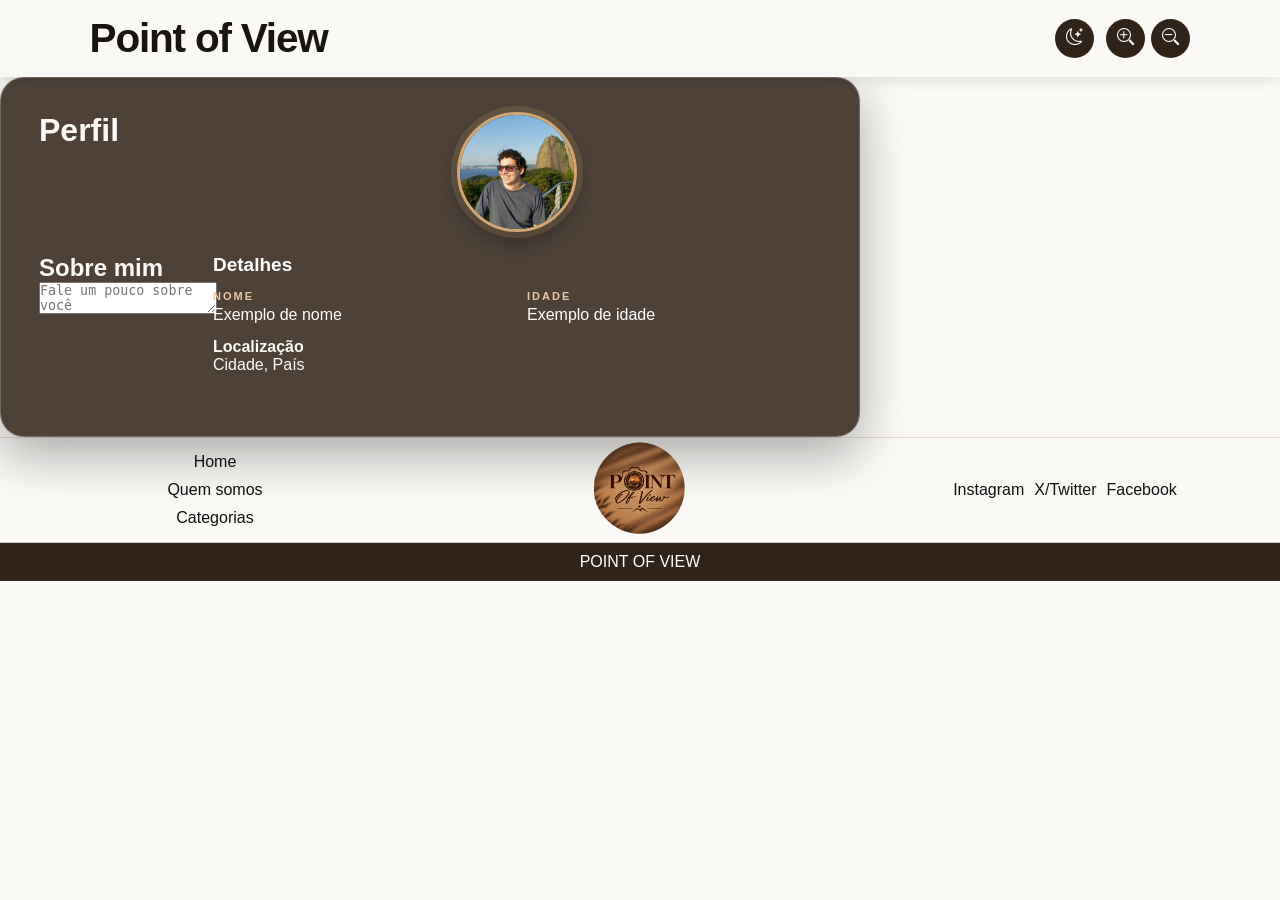
<file: Projeto back-end (PoV)/Perfil.html>
<!DOCTYPE html>
<html lang="pt-br">
<head>
    <meta charset="utf-8">
    <meta name="viewport" content="width=device-width, initial-scale=1.0">

    <title>Perfil</title>

    <link rel="stylesheet" href="CSS/Perfil.css">
    <link rel="stylesheet"
          href="https://cdn.jsdelivr.net/npm/bootstrap-icons@1.11.3/font/bootstrap-icons.css">
</head>

<body>
    <header>
        <div class="header_topo">
            <div class="logo">
                <h2 id="img_logo"
                    onclick="window.location.href='Index.html'">
                    Point of View
                </h2>
            </div>

            <div class="font-darkmode-controls">
                <button
                    type="button"
                    id="toggle-dark"
                    class="toggle-dark"
                    title="Ativar modo escuro"
                    aria-label="Alternar modo escuro"
                    aria-pressed="false">

                    <i class="bi bi-brightness-high-fill sun"></i>
                    <i class="bi bi-moon-stars moon"></i>
                </button>

                <div class="font-controls">
                    <button
                        type="button"
                        id="font-inc"
                        title="Aumentar fonte"
                        aria-label="Aumentar tamanho da fonte">
                        <i class="bi bi-zoom-in"></i>
                    </button>

                    <button
                        type="button"
                        id="font-dec"
                        title="Diminuir fonte"
                        aria-label="Diminuir tamanho da fonte">
                        <i class="bi bi-zoom-out"></i>
                    </button>
                </div>
            </div>
        </div>
    </header>

    <main class="perfil">
        <h1>Perfil</h1>

        <img
            src="img/Foto de perfil provisória.jpg"
            alt="Foto de perfil"
            class="foto-perfil">

        <section class="sobre">
            <h2>Sobre mim</h2>

            <textarea type="text" id="sobremim" placeholder="Fale um pouco sobre você"></textarea>
        </section>

        <section class="detalhes">
            <h2>Detalhes</h2>

            <div class="nome">
                <strong>Nome</strong>
                <p>Exemplo de nome</p>
            </div>

            <div class="idade">
                <strong>Idade</strong>
                <p>Exemplo de idade</p>
            </div>

            <div class="localizacao">
                <strong>Localização</strong>
                <p>Cidade, País</p>
            </div>
        </section>
    </main>

    <footer>
        <hr class="linha-header">

        <div class="footer">
            <ul class="footer-links">
                <li><a href="#">Home</a></li>
                <li><a href="#">Quem somos</a></li>
                <li><a href="#">Categorias</a></li>
            </ul>

            <div class="footer-text">
                <img src="img/logo.png" alt="Imagem do rodapé">
            </div>

            <div class="footer-social">
                <a href="#">Instagram</a>
                <a href="#">X/Twitter</a>
                <a href="#">Facebook</a>
            </div>
        </div>

        <div class="footer-bottom">
            <p>POINT OF VIEW</p>
        </div>
    </footer>

    <script src="JS/Perfil.js"></script>
</body>
</html>
</file>
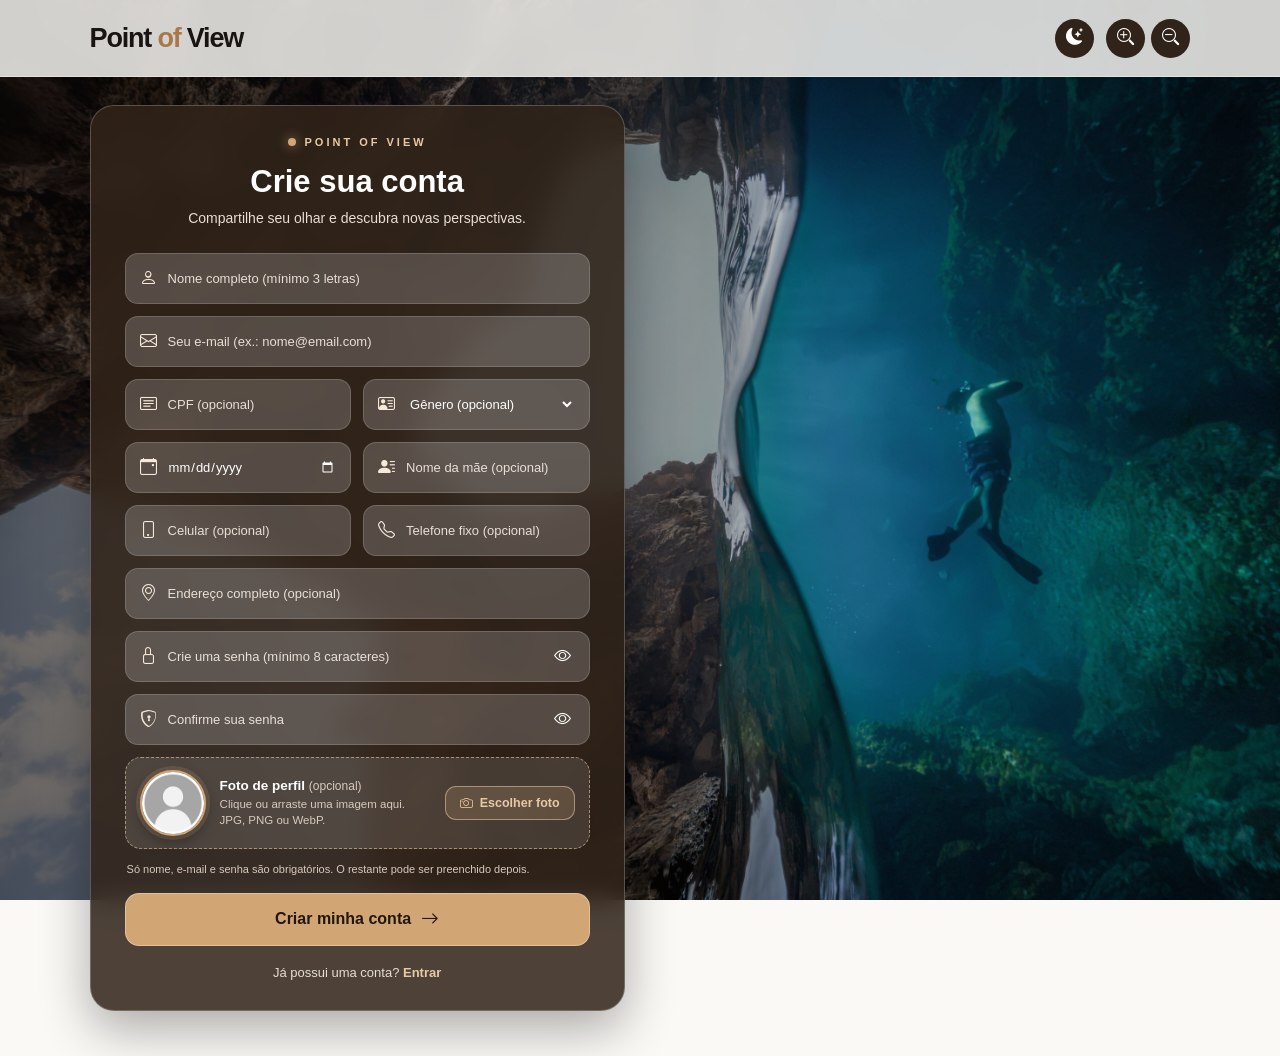
<file: Projeto back-end (PoV)/View/Cadastro.html>
<!DOCTYPE html>
<html lang="pt-BR">
<head>
    <meta charset="UTF-8">
    <meta name="viewport" content="width=device-width, initial-scale=1.0">
    <title>Cadastro | Point of View </title>
    <link rel="stylesheet" href="../CSS/CSSCadastro.css">
    <link rel="stylesheet" href="https://cdn.jsdelivr.net/npm/bootstrap-icons@1.11.3/font/bootstrap-icons.css"/>
</head>
<body>
    <!-- Cabeçalho: mantém a identidade e os controles que já existiam no projeto -->
    <header class="cabecalho-cadastro">
        <div class="header_topo">
            <a class="logo" href="Index.php" aria-label="Voltar ao início">
                <span>Point <span class="logo-destaque">of</span> View</span>
            </a>

            <div class="font-darkmode-controls">
                <button id="toggle-dark" class="toggle-dark" type="button"
                        title="Ativar/Desativar Modo Escuro" aria-label="Alternar modo escuro"
                        aria-pressed="false">
                    <i class="bi bi-brightness-high-fill sun"></i>
                    <i class="bi bi-moon-stars-fill moon"></i>
                </button>

                <div class="font-controls">
                    <button id="font-inc" type="button" title="Aumentar fonte" aria-label="Aumentar fonte">
                        <i class="bi bi-zoom-in"></i>
                    </button>
                    <button id="font-dec" type="button" title="Diminuir fonte" aria-label="Diminuir fonte">
                        <i class="bi bi-zoom-out"></i>
                    </button>
                </div>
            </div>
        </div>
    </header>

    <!-- Área principal com fotografia de fundo -->
    <main class="pagina-cadastro">
        <section class="cadastro-container" aria-labelledby="tituloCadastro">

            <div class="marca-formulario">
                <span class="marca-ponto"></span>
                <span>POINT OF VIEW</span>
            </div>

            <div class="introducao-cadastro">
                <h1 id="tituloCadastro">Crie sua conta</h1>
                <p>Compartilhe seu olhar e descubra novas perspectivas.</p>
            </div>

            <!-- Os nomes dos campos e o action continuam compatíveis com cadastro_Control.php -->
            <form id="formCadastro"
                  action="../Controladores/cadastro_Control.php"
                  method="post"
                  enctype="multipart/form-data"
                  novalidate>

                <div class="grupo-campos">
                    <div class="campo campo-largo">
                        <label class="sr-only" for="nome">Nome completo</label>
                        <i class="bi bi-person" aria-hidden="true"></i>
                        <input type="text" id="nome" name="nome"
                               placeholder="Nome completo (mínimo 3 letras)" autocomplete="name" required>
                    </div>

                    <div class="campo-bloco campo-largo">
                        <div class="campo">
                            <label class="sr-only" for="email">E-mail</label>
                            <i class="bi bi-envelope" aria-hidden="true"></i>
                            <input type="email" id="email" name="email"
                                   placeholder="Seu e-mail (ex.: nome@email.com)" autocomplete="email"
                                   aria-describedby="avisoEmail" required>
                        </div>
                        <p class="campo-aviso" id="avisoEmail" role="status" aria-live="polite" hidden></p>
                    </div>

                    <div class="campo">
                        <label class="sr-only" for="cpf">CPF</label>
                        <i class="bi bi-card-text" aria-hidden="true"></i>
                        <input type="text" id="cpf" name="CPF"
                               placeholder="CPF (opcional)" inputmode="numeric"
                               autocomplete="off" maxlength="14">
                    </div>

                    <div class="campo">
                        <label class="sr-only" for="genero">Gênero</label>
                        <i class="bi bi-person-vcard" aria-hidden="true"></i>
                        <select id="genero" name="sexo">
                            <option value="">Gênero (opcional)</option>
                            <option value="masculino">Masculino</option>
                            <option value="feminino">Feminino</option>
                            <option value="outros">Outros</option>
                        </select>
                    </div>

                    <div class="campo">
                        <label class="sr-only" for="dataNasc">Data de nascimento</label>
                        <i class="bi bi-calendar-event" aria-hidden="true"></i>
                        <input type="date" id="dataNasc" name="data_de_nascimento"
                               aria-label="Data de nascimento (opcional)">
                    </div>

                    <div class="campo">
                        <label class="sr-only" for="nomemae">Nome da mãe</label>
                        <i class="bi bi-person-lines-fill" aria-hidden="true"></i>
                        <input type="text" id="nomemae" name="nome_materno"
                               placeholder="Nome da mãe (opcional)">
                    </div>

                    <div class="campo">
                        <label class="sr-only" for="celular">Telefone celular</label>
                        <i class="bi bi-phone" aria-hidden="true"></i>
                        <input type="tel" id="celular" name="telefone_celular"
                               placeholder="Celular (opcional)" inputmode="numeric">
                    </div>

                    <div class="campo">
                        <label class="sr-only" for="fixo">Telefone fixo</label>
                        <i class="bi bi-telephone" aria-hidden="true"></i>
                        <input type="tel" id="fixo" name="telefone_fixo"
                               placeholder="Telefone fixo (opcional)" inputmode="numeric">
                    </div>

                    <div class="campo campo-largo">
                        <label class="sr-only" for="endereco">Endereço completo</label>
                        <i class="bi bi-geo-alt" aria-hidden="true"></i>
                        <input type="text" id="endereco" name="endereco"
                               placeholder="Endereço completo (opcional)" autocomplete="street-address">
                    </div>

                    <div class="campo campo-largo">
                        <label class="sr-only" for="senha">Senha</label>
                        <i class="bi bi-lock" aria-hidden="true"></i>
                        <input type="password" id="senha" name="senha"
                               placeholder="Crie uma senha (mínimo 8 caracteres)"
                               minlength="8" autocomplete="new-password" required>
                        <button class="mostrar-senha" type="button" data-target="senha"
                                aria-label="Mostrar senha">
                            <i class="bi bi-eye" aria-hidden="true"></i>
                        </button>
                    </div>

                    <div class="campo campo-largo">
                        <label class="sr-only" for="senha2">Confirme sua senha</label>
                        <i class="bi bi-shield-lock" aria-hidden="true"></i>
                        <input type="password" id="senha2" name="confirmar"
                               placeholder="Confirme sua senha"
                               autocomplete="new-password" required>
                        <button class="mostrar-senha" type="button" data-target="senha2"
                                aria-label="Mostrar confirmação da senha">
                            <i class="bi bi-eye" aria-hidden="true"></i>
                        </button>
                    </div>

                    <!-- Foto de perfil (opcional): clique ou arraste, igual ao Perfil.php -->
                    <div class="campo-largo bloco-foto">
                        <label class="foto-cadastro" id="fotoArea" for="fotoInput"
                               tabindex="0" role="button"
                               aria-label="Escolher foto de perfil (opcional)">
                            <span class="foto-cadastro__preview">
                                <img id="fotoPreview" src="../Perfil/Perfil_Sf.png" alt="Prévia da foto de perfil">
                                <span class="foto-cadastro__mais" aria-hidden="true">+</span>
                            </span>

                            <span class="foto-cadastro__texto">
                                <strong>Foto de perfil <em>(opcional)</em></strong>
                                <small id="fotoDica">Clique ou arraste uma imagem aqui. JPG, PNG ou WebP.</small>
                            </span>

                            <span class="foto-cadastro__botao" id="fotoBotao">
                                <i class="bi bi-camera" aria-hidden="true"></i>
                                <span id="fotoBotaoTexto">Escolher foto</span>
                            </span>

                            <input type="file" id="fotoInput" name="foto" accept="image/*" hidden>
                        </label>

                        <button type="button" class="foto-cadastro__remover" id="fotoRemover" hidden>
                            <i class="bi bi-x-circle" aria-hidden="true"></i> Remover foto
                        </button>
                    </div>
                </div>

                <p class="aviso-campos">Só nome, e-mail e senha são obrigatórios. O restante pode ser preenchido depois.</p>

                <button type="submit" id="cadastrar" class="btn-cadastrar">
                    Criar minha conta
                    <i class="bi bi-arrow-right" aria-hidden="true"></i>
                </button>

                <p class="login-link">
                    Já possui uma conta?
                    <a href="Login.html">Entrar</a>
                </p>
            </form>
        </section>
    </main>

    <!-- Janela (pop-up) com a lista do que deu errado -->
    <div id="modalErros" class="modal-erro" aria-hidden="true">
        <div class="modal-erro__overlay" id="modalOverlay"></div>
        <div class="modal-erro__dialog" role="alertdialog" aria-modal="true"
             aria-labelledby="modalErrosTitle" aria-describedby="modalErrosDesc">
            <div class="modal-erro__icone" aria-hidden="true"><i class="bi bi-exclamation-triangle-fill"></i></div>
            <h3 id="modalErrosTitle">Não foi possível criar a conta</h3>
            <p id="modalErrosDesc">Corrija os itens abaixo e tente novamente:</p>
            <ul id="modalErrosList"></ul>
            <button type="button" id="modalFechar" class="btn-modal">Entendi</button>
        </div>
    </div>

    <script src="../JS/JSCadastro.js" defer></script>
</body>
</html>
</file>
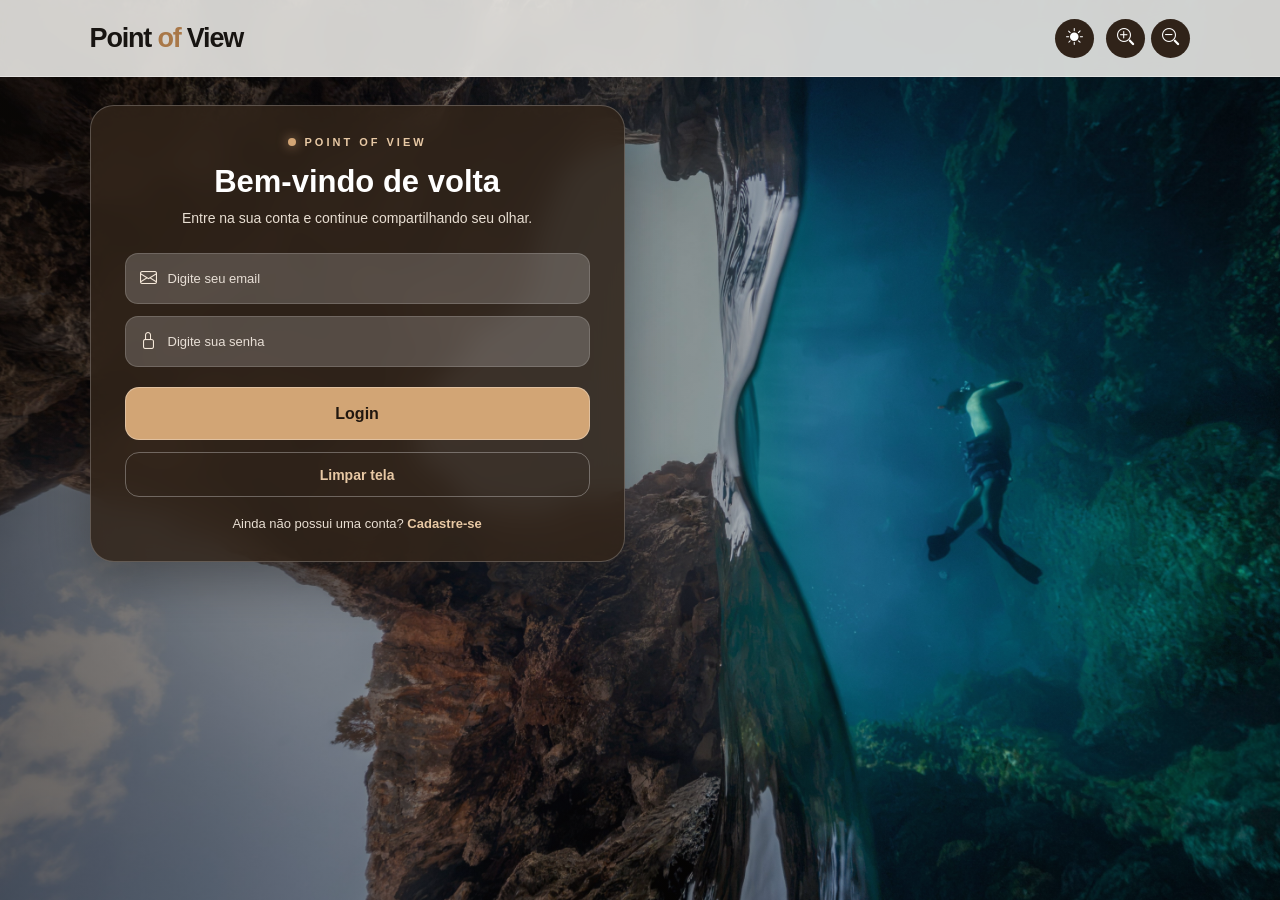
<file: Projeto back-end (PoV)/View/Login.html>
<!DOCTYPE html>
<html lang="pt-BR">
<head>
    <meta charset="UTF-8">
    <meta name="viewport" content="width=device-width, initial-scale=1.0">
    <title>Login | Point of View</title>
    <link rel="stylesheet" href="../CSS/CSSLogin.css">
    <link rel="stylesheet" href="https://cdn.jsdelivr.net/npm/bootstrap-icons@1.11.3/font/bootstrap-icons.css"/>
</head>
<body>
    <header class="cabecalho-login">
        <div class="header_topo">
            <a class="logo" href="Index.php" aria-label="Voltar ao início">
                <span>Point <span class="logo-destaque">of</span> View</span>
            </a>

            <div class="font-darkmode-controls">
                <button id="toggle-dark" class="toggle-dark" type="button"
                        title="Ativar/Desativar Modo Escuro" aria-label="Alternar modo escuro"
                        aria-pressed="false">
                    <i class="bi bi-brightness-high-fill sun"></i>
                    <i class="bi bi-moon-stars-fill moon"></i>
                </button>

                <div class="font-controls">
                    <button id="font-inc" type="button" title="Aumentar fonte" aria-label="Aumentar fonte">
                        <i class="bi bi-zoom-in"></i>
                    </button>
                    <button id="font-dec" type="button" title="Diminuir fonte" aria-label="Diminuir fonte">
                        <i class="bi bi-zoom-out"></i>
                    </button>
                </div>
            </div>
        </div>
    </header>

    <main class="pagina-login">
        <section class="login-container" aria-labelledby="tituloLogin">

            <div class="marca-formulario">
                <span class="marca-ponto"></span>
                <span>POINT OF VIEW</span>
            </div>

            <div class="introducao-login">
                <h1 id="tituloLogin">Bem-vindo de volta</h1>
                <p>Entre na sua conta e continue compartilhando seu olhar.</p>
            </div>

            <form id="formLogin" action="../Controladores/login_Control.php" method="post">
                <p id="msgErro" class="msg-erro" style="display:none;"></p>

                <div class="grupo-campos">
                    <div class="campo">
                        <label class="sr-only" for="email">E-mail</label>
                        <i class="bi bi-envelope" aria-hidden="true"></i>
                        <input type="email" id="email" name="email"
                               placeholder="Digite seu email" autocomplete="email" required>
                    </div>

                    <div class="campo">
                        <label class="sr-only" for="senha">Senha</label>
                        <i class="bi bi-lock" aria-hidden="true"></i>
                        <input type="password" id="senha" name="senha"
                               placeholder="Digite sua senha" minlength="6"
                               autocomplete="current-password" required>
                    </div>
                </div>

                <input type="submit" id="Login" class="btn-login" value="Login">
                <input type="reset" id="limpar" class="btn-limpar" value="Limpar tela">

                <p class="cadastro-link">
                    Ainda não possui uma conta?
                    <a href="Cadastro.html">Cadastre-se</a>
                </p>
            </form>
        </section>
    </main>

    <script src="../JS/JSLogin.js"></script>
</body>
</html>
</file>
<file: Projeto back-end (PoV)/CSS/Perfil.css>
:root {
    --pov-fundo: #FAF9F6;
    --pov-bege: #D2A575;
    --pov-bege-claro: #E8C9A5;
    --pov-marrom: #302319;
    --pov-texto: #FAF9F6;
    --pov-suave: #D9CABC;                    /* textos secundários sobre o cartão escuro */
    --pov-linha: rgba(255, 255, 255, 0.16);  /* divisórias dentro do cartão */
    --pov-erro: #ff9b91;
}

* {
    margin: 0;
    padding: 0;
    box-sizing: border-box;
}

html {
    scroll-behavior: smooth;
}

body {
    --font-scale: 1;
    min-height: 100vh;
    display: flex;
    flex-direction: column;
    font-family: "Segoe UI", Arial, sans-serif;
    color: #171411;
    background: var(--pov-fundo);
    transition: background-color 0.3s, color 0.3s;
}

/* ---------- Cabeçalho ---------- */
header {
    position: sticky;
    top: 0;
    z-index: 100;
    background: rgba(250, 249, 246, 0.83);
    backdrop-filter: blur(12px);
    -webkit-backdrop-filter: blur(12px);
    border-bottom: 1px solid rgba(255, 255, 255, 0.35);
    box-shadow: 0 2px 14px rgba(0, 0, 0, 0.12);
    transition: transform 0.3s ease;
}

/* Cabeçalho escondido ao rolar para cima */
header.header-oculto {
    transform: translateY(-100%);
}

.header_topo {
    min-height: 76px;
    display: flex;
    align-items: center;
    justify-content: space-between;
    gap: 20px;
    padding: 12px 7%;
}

.logo {
    color: #171411;
    text-decoration: none;
    font-size: 27px;
    font-weight: 750;
    letter-spacing: -1.2px;
    transition: opacity 0.25s ease;
}

.logo:hover {
    opacity: 0.75;
}

.logo-destaque {
    color: #A97848;
}

/* Controles de fonte e modo escuro */
.font-darkmode-controls {
    display: flex;
    align-items: center;
    gap: 12px;
}

.font-controls {
    display: flex;
    gap: 6px;
}

.toggle-dark,
.font-controls button {
    width: 39px;
    height: 39px;
    display: inline-flex;
    align-items: center;
    justify-content: center;
    border: 0;
    border-radius: 50%;
    background: var(--pov-marrom);
    color: #fff;
    font-size: 17px;
    cursor: pointer;
    transition: 0.25s ease;
}

.toggle-dark:hover,
.font-controls button:hover {
    background: #A97848;
    transform: translateY(-2px);
}

.toggle-dark:focus-visible,
.font-controls button:focus-visible {
    outline: 2px solid var(--pov-bege);
    outline-offset: 2px;
}

.sun {
    display: none;
}

.moon {
    display: inline-block;
}

/* ---------- Fundo fotográfico ---------- */
/* A imagem é img/fundo-perfil.jpg. Para trocar o fundo, basta substituir esse arquivo
   (mesmo nome).*/
.pagina-perfil {
    --sobreposicao: linear-gradient(
        180deg,
        rgba(15, 12, 9, 0.55) 0%,
        rgba(15, 12, 9, 0.32) 45%,
        rgba(15, 12, 9, 0.60) 100%
    );

    flex: 1;
    min-height: 70vh;
    display: flex;
    align-items: flex-start;
    justify-content: center;
    padding: 40px 20px 60px;

    background-image:
        var(--sobreposicao),
        url("../img/fundo-perfil.jpg"),
        url("../img/Capa Login.jpg");
    background-size: cover;
    background-position: center;
    background-repeat: no-repeat;
    background-attachment: fixed;
}

/* ---------- Cartão do perfil ---------- */
.perfil {
    display: grid;
    grid-template-columns: 150px 1fr;
    grid-template-rows: auto auto auto;
    align-items: start;
    gap: 22px 24px;
    width: min(100%, 860px);
    padding: 34px 38px 40px;
    text-align: left;
    color: var(--pov-texto);

    background: rgba(48, 35, 25, 0.86);
    border: 1px solid rgba(255, 255, 255, 0.22);
    border-radius: 24px;
    box-shadow: 0 18px 50px rgba(0, 0, 0, 0.32);

    backdrop-filter: blur(13px);
    -webkit-backdrop-filter: blur(13px);
}

/* Marca, título e frase de abertura */
.introducao-perfil {
    grid-column: 1 / -1;
    grid-row: 1;
    text-align: center;
}

.marca-formulario {
    display: flex;
    align-items: center;
    justify-content: center;
    gap: 9px;
    margin-bottom: 14px;
    color: var(--pov-bege-claro);
    font-size: calc(11px * var(--font-scale));
    font-weight: 700;
    letter-spacing: 3px;
}

.marca-ponto {
    width: 8px;
    height: 8px;
    display: inline-block;
    border-radius: 50%;
    background: var(--pov-bege);
    box-shadow: 0 0 12px rgba(210, 165, 117, 0.8);
}

.introducao-perfil h1 {
    margin-bottom: 8px;
    color: #fff;
    font-size: calc(30px * var(--font-scale));
    font-weight: 700;
}

.introducao-perfil p {
    color: #E8DED2;
    font-size: calc(14px * var(--font-scale));
    line-height: 1.5;
}

.introducao-perfil a {
    color: var(--pov-bege-claro);
    font-weight: 700;
    text-decoration: none;
}

.introducao-perfil a:hover {
    text-decoration: underline;
}

/* Títulos das seções */
.detalhes h2,
.biografia h2,
.fotos h2 {
    color: #fff;
    font-size: calc(19px * var(--font-scale));
    font-weight: 700;
}

/* ---------- Foto de perfil ---------- */
.foto-perfil-caixa {
    grid-column: 1;
    grid-row: 2;
    display: flex;
    flex-direction: column;
    align-items: center;
    gap: 8px;
}

.foto-perfil {
    display: block;
    width: 120px;
    height: 120px;
    margin: 0 auto;
    border-radius: 50%;
    object-fit: cover;
    border: 3px solid var(--pov-bege);
    box-shadow:
        0 0 0 6px rgba(210, 165, 117, 0.18),
        0 10px 26px rgba(0, 0, 0, 0.35);
}

/* Foto de perfil editável (dono): clique ou arraste para trocar */
.foto-perfil-area {
    position: relative;
    display: block;
    width: 120px;
    height: 120px;
    border-radius: 50%;
    cursor: pointer;
}

.foto-perfil-area .foto-perfil {
    transition: filter 0.25s;
}

/* + sobre a foto: só aparece ao passar o mouse (e só quando ainda não há foto própria) */
.foto-perfil-mais {
    position: absolute;
    inset: 0;
    display: flex;
    align-items: center;
    justify-content: center;
    border-radius: 50%;
    background: rgba(48, 35, 25, 0.55);
    color: var(--pov-bege-claro);
    font-size: calc(48px * var(--font-scale));
    font-weight: 300;
    line-height: 1;
    opacity: 0;
    pointer-events: none;
    transition: opacity 0.25s;
}

.foto-perfil-area:hover .foto-perfil-mais,
.foto-perfil-area:focus-visible .foto-perfil-mais,
.foto-perfil-area.arrastando .foto-perfil-mais {
    opacity: 1;
}

/* Já existe foto: sem +, só o cursor de mãozinha */
.foto-perfil-area.tem-foto .foto-perfil-mais {
    display: none;
}

.foto-perfil-area.arrastando .foto-perfil {
    filter: brightness(0.8);
}

.foto-perfil-area:focus-visible {
    outline: 2px solid var(--pov-bege-claro);
    outline-offset: 4px;
}

.foto-perfil-status {
    min-height: 1.4em;
    max-width: 180px;
    color: var(--pov-suave);
    font-size: calc(14px * var(--font-scale));
    text-align: center;
}

.foto-perfil-status.erro {
    color: var(--pov-erro);
}

/* ---------- Detalhes ---------- */
.detalhes {
    grid-column: 2;
    grid-row: 2;
    display: grid;
    grid-template-columns: 1fr 1fr;
    grid-template-rows: auto auto auto;
    gap: 14px 20px;
    align-items: start;
}

.detalhes h2 {
    grid-column: 1 / -1;
    grid-row: 1;
}

.nome {
    grid-column: 1;
    grid-row: 2;
}

.idade {
    grid-column: 2;
    grid-row: 2;
}

.endereco {
    grid-column: 1 / -1;
    grid-row: 3;
}

.nome strong,
.idade strong,
.endereco strong {
    display: block;
    margin-bottom: 4px;
    color: var(--pov-bege-claro);
    font-size: calc(11px * var(--font-scale));
    font-weight: 700;
    letter-spacing: 2px;
    text-transform: uppercase;
}

.nome p,
.idade p,
.endereco p {
    color: #fff;
    font-size: calc(16px * var(--font-scale));
    overflow-wrap: anywhere;
}

/* ---------- Compartilhar perfil ---------- */
.compartilhar {
    grid-column: 1 / -1;
    grid-row: 3;
    display: flex;
    align-items: center;
    flex-wrap: wrap;
    gap: 8px 14px;
}

.compartilhar .btn {
    min-height: 46px;
    display: inline-flex;
    align-items: center;
    justify-content: center;
    gap: 10px;
    padding: 0 22px;

    border: 1px solid rgba(255, 255, 255, 0.3);
    border-radius: 14px;
    background: var(--pov-bege);
    color: #21170F;

    font-family: inherit;
    font-size: calc(15px * var(--font-scale));
    font-weight: 750;
    cursor: pointer;
    transition: 0.25s ease;
}

.compartilhar .btn:hover {
    background: #E4BD91;
    transform: translateY(-2px);
    box-shadow: 0 8px 20px rgba(0, 0, 0, 0.2);
}

.compartilhar .btn:focus-visible {
    outline: 3px solid var(--pov-bege-claro);
    outline-offset: 3px;
}

.compartilhar-status {
    color: var(--pov-suave);
    font-size: calc(14px * var(--font-scale));
}

/* ---------- Biografia ---------- */
.biografia {
    grid-column: 1 / -1;
    grid-row: 4;
    padding-top: 20px;
    border-top: 1px solid var(--pov-linha);
}

.biografia h2 {
    margin-bottom: 10px;
}

/* Campo Biografia: só o texto, sem caixa */
#biografia {
    display: block;
    width: 100%;
    padding: 0;
    border: none;
    outline: none;
    background: transparent;
    color: #fff;
    font: inherit;
    font-size: calc(16px * var(--font-scale));
}

#biografia::placeholder {
    color: #F0E7DE;
    opacity: 0.65;
}

/* Biografia vista por visitantes (somente leitura) */
.biografia-texto {
    color: #fff;
    font-size: calc(16px * var(--font-scale));
    line-height: 1.55;
    overflow-wrap: anywhere;
}

/* Mensagem "Biografia salva." */
.biografia-status {
    min-height: 1.4em;
    margin-top: 6px;
    color: var(--pov-suave);
    font-size: calc(13px * var(--font-scale));
}

.biografia-status.erro {
    color: var(--pov-erro);
}

/* ---------- Fotos ---------- */
.fotos {
    grid-column: 1 / -1;
    grid-row: 5;
    width: 100%;
    padding-top: 20px;
    border-top: 1px solid var(--pov-linha);
}

.fotos [hidden] {
    display: none !important;
}

/* Cabeçalho clicável da seção retrátil */
.fotos > summary {
    display: flex;
    align-items: center;
    justify-content: space-between;
    gap: 12px;
    list-style: none;
    cursor: pointer;
}

.fotos > summary::-webkit-details-marker {
    display: none;
}

.fotos > summary:focus-visible {
    outline: 3px solid var(--pov-bege-claro);
    outline-offset: 4px;
    border-radius: 6px;
}

.fotos[open] > summary {
    margin-bottom: 14px;
}

.fotos-seta {
    color: var(--pov-bege-claro);
    font-size: calc(20px * var(--font-scale));
    transition: transform 0.3s;
}

.fotos[open] .fotos-seta {
    transform: rotate(180deg);
}

/* Botão + (primeiro item da grade de fotos) */
.fotos-area {
    position: relative;
    display: flex;
    align-items: center;
    justify-content: center;
    aspect-ratio: 1;
    border: 2px dashed var(--pov-bege);
    border-radius: 14px;
    background: rgba(255, 255, 255, 0.08);
    cursor: pointer;
    transition: background-color 0.25s, border-color 0.25s;
}

.fotos-area:hover,
.fotos-area:focus-within,
.fotos-area.arrastando {
    border-color: var(--pov-bege-claro);
    background: rgba(255, 255, 255, 0.16);
}

.fotos-area:focus-within {
    outline: 2px solid var(--pov-bege-claro);
    outline-offset: 2px;
}

.fotos-mais {
    color: var(--pov-bege);
    font-size: calc(44px * var(--font-scale));
    font-weight: 300;
    line-height: 1;
    pointer-events: none;
    transition: color 0.25s;
}

.fotos-area:hover .fotos-mais,
.fotos-area:focus-within .fotos-mais,
.fotos-area.arrastando .fotos-mais {
    color: var(--pov-bege-claro);
}

.fotos-area input {
    position: absolute;
    width: 1px;
    height: 1px;
    opacity: 0;
    pointer-events: none;
}

/* Mensagens de status */
.fotos-status {
    min-height: 1.4em;
    margin-bottom: 8px;
    color: var(--pov-suave);
    font-size: calc(14px * var(--font-scale));
}

.fotos-status.erro {
    color: var(--pov-erro);
}

/* Contador e botão Apagar todas */
.fotos-barra {
    display: flex;
    align-items: baseline;
    justify-content: space-between;
    gap: 12px;
    margin: 4px 0 12px;
}

.fotos-barra p {
    color: #fff;
    font-size: calc(15px * var(--font-scale));
    font-weight: 600;
}

.fotos-link {
    padding: 4px;
    border: none;
    background: none;
    color: var(--pov-suave);
    font-family: inherit;
    font-size: calc(14px * var(--font-scale));
    text-decoration: underline;
    cursor: pointer;
    transition: color 0.25s;
}

.fotos-link:hover {
    color: var(--pov-erro);
}

.fotos-vazio {
    margin: 0 0 12px;
    padding: 26px 12px;
    border: 1px dashed var(--pov-linha);
    border-radius: 14px;
    background: rgba(255, 255, 255, 0.05);
    color: var(--pov-suave);
    text-align: center;
    font-size: calc(15px * var(--font-scale));
}

/* Grade de miniaturas */
.fotos-grade {
    display: grid;
    grid-template-columns: repeat(auto-fill, minmax(140px, 1fr));
    gap: 10px;
}

.fotos-celula {
    position: relative;
    aspect-ratio: 1;
    border-radius: 14px;
    overflow: hidden;
    background: rgba(255, 255, 255, 0.10);
    box-shadow: 0 6px 16px rgba(0, 0, 0, 0.25);
}

.fotos-miniatura {
    display: block;
    width: 100%;
    height: 100%;
    padding: 0;
    border: none;
    background: none;
    cursor: zoom-in;
}

.fotos-miniatura img {
    display: block;
    width: 100%;
    height: 100%;
    object-fit: cover;
    transition: transform 0.35s ease;
}

.fotos-miniatura:hover img {
    transform: scale(1.05);
}

.fotos-excluir {
    position: absolute;
    top: 6px;
    right: 6px;
    width: 32px;
    height: 32px;
    border: none;
    border-radius: 50%;
    background: rgba(0, 0, 0, 0.6);
    color: #fff;
    font-size: 18px;
    line-height: 1;
    cursor: pointer;
    transition: background-color 0.25s;
}

.fotos-excluir:hover {
    background: #df180a;
}

.fotos-miniatura:focus-visible,
.fotos-excluir:focus-visible,
.fotos-link:focus-visible,
.lightbox-botao:focus-visible {
    outline: 3px solid var(--pov-bege-claro);
    outline-offset: 2px;
}

/* Foto ampliada */
.lightbox {
    position: fixed;
    inset: 0;
    z-index: 1000;
    display: none;
    align-items: center;
    justify-content: center;
    padding: calc(56px + env(safe-area-inset-top, 0px)) 16px calc(24px + env(safe-area-inset-bottom, 0px));
    background: rgba(0, 0, 0, 0.92);
}

.lightbox.aberto {
    display: flex;
}

.lightbox img {
    max-width: 100%;
    max-height: 100%;
    object-fit: contain;
    border-radius: 6px;
}

.lightbox-botao {
    position: absolute;
    width: 44px;
    height: 44px;
    border: none;
    border-radius: 50%;
    background: rgba(255, 255, 255, 0.15);
    color: #fff;
    font-size: 22px;
    cursor: pointer;
    transition: background-color 0.25s;
}

.lightbox-botao:hover {
    background: var(--pov-bege);
    color: #21170F;
}

.lightbox-fechar {
    top: calc(10px + env(safe-area-inset-top, 0px));
    right: 12px;
}

.lightbox-anterior {
    left: 10px;
    top: 50%;
}

.lightbox-proximo {
    right: 10px;
    top: 50%;
}

.lightbox-contador {
    position: absolute;
    top: calc(22px + env(safe-area-inset-top, 0px));
    left: 16px;
    color: #ddd;
    font-size: calc(14px * var(--font-scale));
}

/* ---------- Rodapé ---------- */
footer {
    display: flex;
    flex-direction: column;
    width: 100%;
    background-color: var(--pov-fundo);
    color: #121212;
}

footer .linha-header {
    border: 0;
    border-top: 1px solid #E3DCD3;
}

.footer {
    display: flex;
    background-color: var(--pov-fundo);
    text-align: center;
}

.footer-links {
    display: flex;
    flex: 1;
    flex-direction: column;
    justify-content: center;
    align-items: center;
    gap: 10px;
    padding: 5px;
    list-style: none;
}

.footer-links a,
.footer-social a {
    color: #121212;
    text-decoration: none;
    transition: color 0.25s;
}

.footer-links a:hover,
.footer-social a:hover {
    color: #A97848;
}

.footer-text {
    flex: 1;
    color: #121212;
    text-align: center;
}

.footer-text img {
    max-width: 100px;
    height: auto;
}

.footer-social {
    flex: 1;
    display: flex;
    justify-content: center;
    align-items: center;
    gap: 10px;
    padding: 5px;
}

.footer-bottom {
    padding: 10px;
    border-top: 1px solid #ccc;
    background-color: var(--pov-marrom);
    color: #fff;
    text-align: center;
}

/* ---------- Modo escuro ---------- */
/* Como no cadastro: a foto e o cartão continuam, só os controles e o rodapé escurecem */
body.dark-mode header {
    background: rgba(25, 22, 19, 0.88);
}

body.dark-mode .logo {
    color: #FAF9F6;
}

body.dark-mode .logo-destaque {
    color: var(--pov-bege);
}

body.dark-mode .toggle-dark,
body.dark-mode .font-controls button {
    background: var(--pov-bege);
    color: #21170F;
}

body.dark-mode .sun {
    display: inline-block;
}

body.dark-mode .moon {
    display: none;
}

body.dark-mode .pagina-perfil {
    --sobreposicao: linear-gradient(
        180deg,
        rgba(8, 6, 4, 0.74) 0%,
        rgba(8, 6, 4, 0.58) 45%,
        rgba(8, 6, 4, 0.80) 100%
    );
}

body.dark-mode .perfil {
    background: rgba(26, 20, 15, 0.90);
    border-color: rgba(255, 255, 255, 0.14);
}

body.dark-mode footer,
body.dark-mode .footer {
    background-color: #1f1f1f;
    color: #f1f1f1;
}

body.dark-mode footer .linha-header {
    border-top-color: #333;
}

body.dark-mode .footer-links a,
body.dark-mode .footer-social a,
body.dark-mode .footer-text {
    color: #f1f1f1;
}

body.dark-mode .footer-bottom {
    background-color: #090909;
    border-top-color: #444;
}

/* ---------- Responsividade ---------- */
@media (max-width: 650px) {
    .header_topo {
        min-height: 68px;
        padding: 10px 18px;
    }

    .logo {
        font-size: 22px;
    }

    .pagina-perfil {
        padding: 24px 14px 40px;
        background-attachment: scroll;
    }

    /* Uma coluna: foto em cima, depois os detalhes */
    .perfil {
        grid-template-columns: 1fr;
        gap: 18px;
        padding: 26px 20px 30px;
        border-radius: 19px;
    }

    .foto-perfil,
    .foto-perfil-area {
        width: 100px;
        height: 100px;
    }

    .detalhes {
        grid-column: 1;
        grid-row: 3;
    }

    .compartilhar {
        grid-row: 4;
        justify-content: center;
    }

    .biografia {
        grid-row: 5;
    }

    .fotos {
        grid-row: 6;
    }
}

@media (max-width: 400px) {
    .header_topo {
        padding-inline: 12px;
    }

    .font-darkmode-controls {
        gap: 6px;
    }

    .toggle-dark,
    .font-controls button {
        width: 34px;
        height: 34px;
        font-size: 15px;
    }

    .perfil {
        padding: 22px 15px 26px;
    }

    .fotos-grade {
        grid-template-columns: repeat(auto-fill, minmax(100px, 1fr));
    }
}

@media (prefers-reduced-motion: reduce) {
    header,
    .fotos-area,
    .foto-perfil-area .foto-perfil,
    .foto-perfil-mais,
    .fotos-excluir,
    .fotos-seta,
    .fotos-miniatura img,
    .lightbox-botao,
    .compartilhar .btn {
        transition: none;
    }
}
</file>
<file: Projeto back-end (PoV)/CSS/CSSCadastro.css>
* {
    margin: 0;
    padding: 0;
    box-sizing: border-box;
}

:root {
    --pov-fundo: #FAF9F6;
    --pov-bege: #D2A575;
    --pov-bege-claro: #E8C9A5;
    --pov-marrom: #302319;
    --pov-texto: #FAF9F6;
}

html {
    scroll-behavior: smooth;
}

body {
    min-height: 100vh;
    font-family: "Segoe UI", Arial, sans-serif;
    color: #FAF9F6;
    background: var(--pov-fundo);
}

/* CABEÇALHO */
.cabecalho-cadastro {
    position: absolute;
    z-index: 10;
    top: 0;
    left: 0;
    width: 100%;
    background: rgba(250, 249, 246, 0.83);
    backdrop-filter: blur(12px);
    -webkit-backdrop-filter: blur(12px);
    border-bottom: 1px solid rgba(255, 255, 255, 0.35);
}

.header_topo {
    min-height: 76px;
    display: flex;
    align-items: center;
    justify-content: space-between;
    gap: 20px;
    padding: 12px 7%;
}

.logo {
    color: #171411;
    text-decoration: none;
    font-size: 27px;
    font-weight: 750;
    letter-spacing: -1.2px;
    transition: opacity 0.25s ease;
}

.logo:hover {
    opacity: 0.75;
}

.logo-destaque {
    color: #A97848;
}

.font-darkmode-controls {
    display: flex;
    align-items: center;
    gap: 12px;
}

.toggle-dark,
.font-controls button {
    width: 39px;
    height: 39px;
    display: inline-flex;
    align-items: center;
    justify-content: center;
    border: 0;
    border-radius: 50%;
    background: #302319;
    color: #fff;
    font-size: 17px;
    cursor: pointer;
    transition: 0.25s ease;
}

.toggle-dark:hover,
.font-controls button:hover {
    background: #A97848;
    transform: translateY(-2px);
}

.sun {
    display: none;
}

.moon {
    display: inline-block;
}

.font-controls {
    display: flex;
    gap: 6px;
}

/* FUNDO FOTOGRÁFICO */
.pagina-cadastro {
    min-height: 100vh;
    display: flex;
    align-items: flex-start;
    justify-content: flex-start;
    padding: 105px 7% 45px;

    background-image:
        linear-gradient(
            90deg,
            rgba(15, 12, 9, 0.56) 0%,
            rgba(15, 12, 9, 0.30) 48%,
            rgba(15, 12, 9, 0.12) 100%
        ),
        url("../img/Capa Login.jpg");

    background-size: cover;
    background-position: center;
    background-repeat: no-repeat;
    background-attachment: fixed;
}

/* CARTÃO DO FORMULÁRIO */
.cadastro-container {
    width: min(100%, 535px);
    padding: 30px 34px;
    color: var(--pov-texto);

    background: rgba(48, 35, 25, 0.86);
    border: 1px solid rgba(255, 255, 255, 0.22);
    border-radius: 24px;

    box-shadow: 0 18px 50px rgba(0, 0, 0, 0.32);

    backdrop-filter: blur(13px);
    -webkit-backdrop-filter: blur(13px);
}

.marca-formulario {
    display: flex;
    align-items: center;
    justify-content: center;
    gap: 9px;
    margin-bottom: 16px;
    color: var(--pov-bege-claro);
    font-size: 11px;
    font-weight: 700;
    letter-spacing: 3px;
}

.marca-ponto {
    width: 8px;
    height: 8px;
    display: inline-block;
    border-radius: 50%;
    background: var(--pov-bege);
    box-shadow: 0 0 12px rgba(210, 165, 117, 0.8);
}

.introducao-cadastro {
    text-align: center;
    margin-bottom: 24px;
}

.introducao-cadastro h1 {
    margin-bottom: 8px;
    color: #fff;
    font-size: clamp(25px, 3vw, 31px);
    font-weight: 700;
}

.introducao-cadastro p {
    color: #E8DED2;
    font-size: 14px;
    line-height: 1.5;
}

/* CAMPOS */
.grupo-campos {
    display: grid;
    grid-template-columns: 1fr 1fr;
    gap: 12px;
}

.campo {
    min-width: 0;
    height: 51px;
    display: flex;
    align-items: center;
    gap: 11px;
    padding: 0 14px;

    background: rgba(255, 255, 255, 0.19);
    border: 1px solid rgba(255, 255, 255, 0.16);
    border-radius: 13px;

    transition: border-color 0.25s ease, background 0.25s ease;
}

.campo-largo {
    grid-column: 1 / -1;
}

.campo:focus-within {
    background: rgba(255, 255, 255, 0.25);
    border-color: var(--pov-bege-claro);
    box-shadow: 0 0 0 2px rgba(210, 165, 117, 0.13);
}

.campo > i {
    flex: 0 0 auto;
    color: #F6E9DA;
    font-size: 17px;
}

.campo input,
.campo select {
    width: 100%;
    min-width: 0;
    height: 100%;
    border: 0;
    outline: 0;
    background: transparent;
    color: #fff;
    font-family: inherit;
    font-size: 13px;
}

.campo input::placeholder {
    color: #F0E7DE;
    opacity: 0.95;
}

.campo select {
    cursor: pointer;
}

.campo select:invalid,
.campo select option {
    color: #fff;
}

.campo select option {
    background: #302319;
}

.campo input[type="date"] {
    color-scheme: dark;
}

.campo.campo--erro {
    background: rgba(255, 155, 145, 0.14);
    border-color: #ff9b91;
}

.campo.campo--ok {
    border-color: rgba(155, 201, 155, 0.75);
}

/* Campo + aviso logo abaixo (ex.: "e-mail já está em uso") */
.campo-bloco {
    min-width: 0;
}

.campo-aviso {
    margin: 7px 4px 0;
    font-size: 12px;
    line-height: 1.4;
}

.campo-aviso--erro {
    color: #ffb4ab;
}

.campo-aviso--ok {
    color: #a9d9a9;
}

.campo-aviso--neutro {
    color: #E8DED2;
}

.sr-only {
    position: absolute;
    width: 1px;
    height: 1px;
    padding: 0;
    margin: -1px;
    overflow: hidden;
    clip: rect(0, 0, 0, 0);
    white-space: nowrap;
    border: 0;
}

/* BOTÃO DE MOSTRAR SENHA */
.mostrar-senha {
    flex: 0 0 auto;
    display: inline-flex;
    align-items: center;
    justify-content: center;
    padding: 4px;
    border: 0;
    background: transparent;
    color: #fff;
    font-size: 17px;
    cursor: pointer;
}

.mostrar-senha:hover {
    color: var(--pov-bege-claro);
}

.aviso-campos {
    margin: 13px 2px 15px;
    color: #D9CABC;
    font-size: 11px;
    line-height: 1.45;
}

/* BOTÃO PRINCIPAL */
.btn-cadastrar {
    width: 100%;
    min-height: 53px;
    display: flex;
    align-items: center;
    justify-content: center;
    gap: 10px;

    border: 1px solid rgba(255, 255, 255, 0.3);
    border-radius: 14px;
    background: var(--pov-bege);
    color: #21170F;

    font-size: 16px;
    font-weight: 750;
    cursor: pointer;
    transition: 0.25s ease;
}

.btn-cadastrar:hover {
    background: #E4BD91;
    transform: translateY(-2px);
    box-shadow: 0 8px 20px rgba(0, 0, 0, 0.2);
}

.btn-cadastrar i {
    font-size: 18px;
}

/* LINK PARA LOGIN */
.login-link {
    margin-top: 19px;
    text-align: center;
    color: #E8DED2;
    font-size: 13px;
}

.login-link a {
    color: var(--pov-bege-claro);
    font-weight: 700;
    text-decoration: none;
}

.login-link a:hover {
    text-decoration: underline;
}

/* MODAL DE ERROS */
.modal-erro {
    position: fixed;
    z-index: 1000;
    inset: 0;
    display: none;
    align-items: center;
    justify-content: center;
    padding: 20px;
}

.modal-erro.open {
    display: flex;
}

.modal-erro__overlay {
    position: absolute;
    inset: 0;
    background: rgba(15, 12, 9, 0.7);
    backdrop-filter: blur(3px);
    -webkit-backdrop-filter: blur(3px);
}

.modal-erro__dialog {
    position: relative;
    z-index: 1;
    width: min(100%, 440px);
    max-height: calc(100vh - 40px);
    overflow-y: auto;
    padding: 28px 28px 24px;
    border-radius: 20px;
    border-top: 5px solid #C75B4E;
    background: #FAF9F6;
    color: #21170F;
    box-shadow: 0 18px 50px rgba(0, 0, 0, 0.4);
    animation: modal-erro-entrada 0.22s ease-out;
}

@keyframes modal-erro-entrada {
    from {
        opacity: 0;
        transform: translateY(10px) scale(0.97);
    }
    to {
        opacity: 1;
        transform: none;
    }
}

.modal-erro__icone {
    width: 46px;
    height: 46px;
    display: flex;
    align-items: center;
    justify-content: center;
    margin-bottom: 12px;
    border-radius: 50%;
    background: #F8E3E0;
    color: #B3382B;
    font-size: 22px;
}

.modal-erro__dialog h3 {
    margin-bottom: 6px;
    color: #302319;
    font-size: 19px;
}

.modal-erro__dialog p {
    margin-bottom: 14px;
    color: #5B4A3C;
    font-size: 14px;
}

.modal-erro__dialog ul {
    list-style: none;
    display: grid;
    gap: 8px;
    margin-bottom: 4px;
    padding: 0;
}

.modal-erro__dialog li {
    position: relative;
    padding: 9px 12px 9px 34px;
    border-radius: 10px;
    background: #FBEFED;
    color: #7B2E24;
    font-size: 13.5px;
    line-height: 1.45;
}

.modal-erro__dialog li::before {
    content: "!";
    position: absolute;
    top: 10px;
    left: 11px;
    width: 16px;
    height: 16px;
    display: flex;
    align-items: center;
    justify-content: center;
    border-radius: 50%;
    background: #B3382B;
    color: #fff;
    font-size: 11px;
    font-weight: 800;
    line-height: 1;
}

.btn-modal {
    display: block;
    width: 100%;
    margin-top: 20px;
    padding: 12px 20px;
    border: 0;
    border-radius: 12px;
    background: #302319;
    color: #FAF9F6;
    font-family: inherit;
    font-size: 15px;
    font-weight: 700;
    cursor: pointer;
    transition: 0.25s ease;
}

.btn-modal:hover,
.btn-modal:focus-visible {
    background: #A97848;
    outline: none;
}

/* FOTO DE PERFIL (opcional): mesma ideia do Perfil.php, no tema do cadastro */
.bloco-foto {
    display: flex;
    flex-direction: column;
    align-items: flex-start;
    gap: 4px;
}

.foto-cadastro {
    width: 100%;
    display: flex;
    align-items: center;
    gap: 14px;
    padding: 12px 14px;
    background: rgba(255, 255, 255, 0.12);
    border: 1.5px dashed rgba(232, 201, 165, 0.6);
    border-radius: 16px;
    cursor: pointer;
    transition: background 0.25s ease, border-color 0.25s ease;
}

.foto-cadastro:hover,
.foto-cadastro:focus-visible,
.foto-cadastro.arrastando {
    background: rgba(255, 255, 255, 0.22);
    border-color: var(--pov-bege-claro);
    outline: none;
}

.foto-cadastro:focus-visible {
    box-shadow: 0 0 0 2px rgba(210, 165, 117, 0.3);
}

.foto-cadastro.foto-cadastro--erro {
    border-color: #ff9b91;
    background: rgba(255, 155, 145, 0.14);
}

.foto-cadastro__preview {
    position: relative;
    flex: 0 0 auto;
    width: 66px;
    height: 66px;
    border-radius: 50%;
}

.foto-cadastro__preview img {
    display: block;
    width: 100%;
    height: 100%;
    border-radius: 50%;
    object-fit: cover;
    background: #fff;
    border: 2px solid var(--pov-bege);
    box-shadow:
        0 0 0 4px rgba(210, 165, 117, 0.18),
        0 6px 16px rgba(0, 0, 0, 0.35);
    transition: filter 0.25s ease;
}

/* + sobre a foto: só aparece ao passar o mouse e enquanto não há foto escolhida (igual ao perfil) */
.foto-cadastro__mais {
    position: absolute;
    inset: 0;
    display: flex;
    align-items: center;
    justify-content: center;
    border-radius: 50%;
    background: rgba(48, 35, 25, 0.55);
    color: var(--pov-bege-claro);
    font-size: 34px;
    font-weight: 300;
    line-height: 1;
    opacity: 0;
    pointer-events: none;
    transition: opacity 0.25s ease;
}

.foto-cadastro:hover .foto-cadastro__mais,
.foto-cadastro:focus-visible .foto-cadastro__mais,
.foto-cadastro.arrastando .foto-cadastro__mais {
    opacity: 1;
}

.foto-cadastro.tem-foto .foto-cadastro__mais {
    display: none;
}

.foto-cadastro.arrastando .foto-cadastro__preview img {
    filter: brightness(0.8);
}

.foto-cadastro__texto {
    flex: 1 1 auto;
    min-width: 0;
    display: flex;
    flex-direction: column;
    gap: 3px;
}

.foto-cadastro__texto strong {
    color: #fff;
    font-size: 13.5px;
}

.foto-cadastro__texto em {
    color: #D9CABC;
    font-size: 12px;
    font-style: normal;
    font-weight: 400;
}

.foto-cadastro__texto small {
    color: #D9CABC;
    font-size: 11.5px;
    line-height: 1.4;
    overflow-wrap: anywhere;
}

.foto-cadastro__botao {
    flex: 0 0 auto;
    display: inline-flex;
    align-items: center;
    gap: 7px;
    padding: 9px 14px;
    border: 1px solid rgba(232, 201, 165, 0.55);
    border-radius: 11px;
    background: rgba(210, 165, 117, 0.2);
    color: var(--pov-bege-claro);
    font-size: 12.5px;
    font-weight: 700;
    transition: 0.25s ease;
}

.foto-cadastro:hover .foto-cadastro__botao,
.foto-cadastro:focus-visible .foto-cadastro__botao {
    background: var(--pov-bege);
    border-color: var(--pov-bege);
    color: #21170F;
}

.foto-cadastro__remover {
    display: inline-flex;
    align-items: center;
    gap: 6px;
    padding: 4px 6px;
    border: 0;
    background: transparent;
    color: #E8DED2;
    font-family: inherit;
    font-size: 12px;
    cursor: pointer;
}

.foto-cadastro__remover[hidden] {
    display: none;
}

.foto-cadastro__remover:hover,
.foto-cadastro__remover:focus-visible {
    color: var(--pov-bege-claro);
    text-decoration: underline;
}

/* Botão ocupado (verificando / criando a conta) */
.btn-cadastrar:disabled {
    opacity: 0.75;
    cursor: progress;
    transform: none;
    box-shadow: none;
}

/* MODO ESCURO: preserva o controle existente sem prejudicar a foto */
body.dark-mode .cabecalho-cadastro {
    background: rgba(25, 22, 19, 0.88);
}

body.dark-mode .logo {
    color: #FAF9F6;
}

body.dark-mode .logo-destaque {
    color: #D2A575;
}

body.dark-mode .toggle-dark,
body.dark-mode .font-controls button {
    background: #D2A575;
    color: #21170F;
}

body.dark-mode .sun {
    display: inline-block;
}

body.dark-mode .moon {
    display: none;
}

/* RESPONSIVIDADE */
@media (max-width: 650px) {
    .header_topo {
        min-height: 68px;
        padding: 10px 18px;
    }

    .logo {
        font-size: 22px;
    }

    .pagina-cadastro {
        justify-content: center;
        padding: 90px 14px 25px;
        background-attachment: scroll;
        background-position: center;
    }

    .cadastro-container {
        padding: 25px 20px;
        border-radius: 19px;
    }

    .grupo-campos {
        grid-template-columns: 1fr;
        gap: 10px;
    }

    .campo-largo {
        grid-column: auto;
    }

    .foto-cadastro {
        flex-wrap: wrap;
    }

    .foto-cadastro__texto {
        flex-basis: calc(100% - 90px);
    }

    .foto-cadastro__botao {
        width: 100%;
        justify-content: center;
    }

    .modal-erro__dialog {
        padding: 24px 20px 20px;
    }
}

@media (prefers-reduced-motion: reduce) {
    .modal-erro__dialog {
        animation: none;
    }
}

@media (max-width: 380px) {
    .header_topo {
        padding-inline: 12px;
    }

    .font-darkmode-controls {
        gap: 6px;
    }

    .toggle-dark,
    .font-controls button {
        width: 34px;
        height: 34px;
        font-size: 15px;
    }

    .cadastro-container {
        padding: 22px 15px;
    }
}
</file>
<file: Projeto back-end (PoV)/CSS/CSSLogin.css>
* {
    margin: 0;
    padding: 0;
    box-sizing: border-box;
}

:root {
    --pov-fundo: #FAF9F6;
    --pov-bege: #D2A575;
    --pov-bege-claro: #E8C9A5;
    --pov-marrom: #302319;
    --pov-texto: #FAF9F6;
}

html {
    scroll-behavior: smooth;
}

body {
    min-height: 100vh;
    font-family: "Segoe UI", Arial, sans-serif;
    color: #FAF9F6;
    background: var(--pov-fundo);
}

.cabecalho-login {
    position: absolute;
    z-index: 10;
    top: 0;
    left: 0;
    width: 100%;
    background: rgba(250, 249, 246, 0.83);
    backdrop-filter: blur(12px);
    -webkit-backdrop-filter: blur(12px);
    border-bottom: 1px solid rgba(255, 255, 255, 0.35);
}

.header_topo {
    min-height: 76px;
    display: flex;
    align-items: center;
    justify-content: space-between;
    gap: 20px;
    padding: 12px 7%;
}

.logo {
    color: #171411;
    text-decoration: none;
    font-size: 27px;
    font-weight: 750;
    letter-spacing: -1.2px;
    transition: opacity 0.25s ease;
}

.logo:hover {
    opacity: 0.75;
}

.logo-destaque {
    color: #A97848;
}

.font-darkmode-controls {
    display: flex;
    align-items: center;
    gap: 12px;
}

.toggle-dark,
.font-controls button {
    width: 39px;
    height: 39px;
    display: inline-flex;
    align-items: center;
    justify-content: center;
    border: 0;
    border-radius: 50%;
    background: #302319;
    color: #fff;
    font-size: 17px;
    cursor: pointer;
    transition: 0.25s ease;
}

.toggle-dark:hover,
.font-controls button:hover {
    background: #A97848;
    transform: translateY(-2px);
}

.sun {
    display: none;
}

.moon {
    display: inline-block;
}

.font-controls {
    display: flex;
    gap: 6px;
}

.pagina-login {
    min-height: 100vh;
    display: flex;
    align-items: flex-start;
    justify-content: flex-start;
    padding: 105px 7% 45px;

    background-image:
        linear-gradient(
            90deg,
            rgba(15, 12, 9, 0.56) 0%,
            rgba(15, 12, 9, 0.30) 48%,
            rgba(15, 12, 9, 0.12) 100%
        ),
        url("../img/Capa Login.jpg");

    background-size: cover;
    background-position: center;
    background-repeat: no-repeat;
    background-attachment: fixed;
}

.login-container {
    width: min(100%, 535px);
    padding: 30px 34px;
    color: var(--pov-texto);

    background: rgba(48, 35, 25, 0.86);
    border: 1px solid rgba(255, 255, 255, 0.22);
    border-radius: 24px;

    box-shadow: 0 18px 50px rgba(0, 0, 0, 0.32);

    backdrop-filter: blur(13px);
    -webkit-backdrop-filter: blur(13px);
}

.marca-formulario {
    display: flex;
    align-items: center;
    justify-content: center;
    gap: 9px;
    margin-bottom: 16px;
    color: var(--pov-bege-claro);
    font-size: 11px;
    font-weight: 700;
    letter-spacing: 3px;
}

.marca-ponto {
    width: 8px;
    height: 8px;
    display: inline-block;
    border-radius: 50%;
    background: var(--pov-bege);
    box-shadow: 0 0 12px rgba(210, 165, 117, 0.8);
}

.introducao-login {
    text-align: center;
    margin-bottom: 24px;
}

.introducao-login h1 {
    margin-bottom: 8px;
    color: #fff;
    font-size: clamp(25px, 3vw, 31px);
    font-weight: 700;
}

.introducao-login p {
    color: #E8DED2;
    font-size: 14px;
    line-height: 1.5;
}

.msg-erro {
    margin-bottom: 14px;
    color: #ff9b91;
    font-size: 13px;
    text-align: center;
}

.grupo-campos {
    display: grid;
    grid-template-columns: 1fr;
    gap: 12px;
    margin-bottom: 20px;
}

.campo {
    min-width: 0;
    height: 51px;
    display: flex;
    align-items: center;
    gap: 11px;
    padding: 0 14px;

    background: rgba(255, 255, 255, 0.19);
    border: 1px solid rgba(255, 255, 255, 0.16);
    border-radius: 13px;

    transition: border-color 0.25s ease, background 0.25s ease;
}

.campo:focus-within {
    background: rgba(255, 255, 255, 0.25);
    border-color: var(--pov-bege-claro);
    box-shadow: 0 0 0 2px rgba(210, 165, 117, 0.13);
}

.campo > i {
    flex: 0 0 auto;
    color: #F6E9DA;
    font-size: 17px;
}

.campo input {
    width: 100%;
    min-width: 0;
    height: 100%;
    border: 0;
    outline: 0;
    background: transparent;
    color: #fff;
    font-family: inherit;
    font-size: 13px;
}

.campo input::placeholder {
    color: #F0E7DE;
    opacity: 0.95;
}

.campo input.erro {
    outline: 1px solid #ff9b91;
    border-radius: 5px;
}

.sr-only {
    position: absolute;
    width: 1px;
    height: 1px;
    padding: 0;
    margin: -1px;
    overflow: hidden;
    clip: rect(0, 0, 0, 0);
    white-space: nowrap;
    border: 0;
}

.btn-login {
    width: 100%;
    min-height: 53px;
    display: flex;
    align-items: center;
    justify-content: center;
    gap: 10px;

    border: 1px solid rgba(255, 255, 255, 0.3);
    border-radius: 14px;
    background: var(--pov-bege);
    color: #21170F;

    font-family: inherit;
    font-size: 16px;
    font-weight: 750;
    cursor: pointer;
    transition: 0.25s ease;
}

.btn-login:hover {
    background: #E4BD91;
    transform: translateY(-2px);
    box-shadow: 0 8px 20px rgba(0, 0, 0, 0.2);
}

.btn-limpar {
    width: 100%;
    min-height: 45px;
    display: flex;
    align-items: center;
    justify-content: center;
    margin-top: 12px;

    border: 1px solid rgba(255, 255, 255, 0.3);
    border-radius: 14px;
    background: transparent;
    color: var(--pov-bege-claro);

    font-family: inherit;
    font-size: 14px;
    font-weight: 700;
    cursor: pointer;
    transition: 0.25s ease;
}

.btn-limpar:hover {
    background: rgba(255, 255, 255, 0.12);
    border-color: var(--pov-bege-claro);
}

.cadastro-link {
    margin-top: 19px;
    text-align: center;
    color: #E8DED2;
    font-size: 13px;
}

.cadastro-link a {
    color: var(--pov-bege-claro);
    font-weight: 700;
    text-decoration: none;
}

.cadastro-link a:hover {
    text-decoration: underline;
}

body.dark-mode .cabecalho-login {
    background: rgba(25, 22, 19, 0.88);
}

body.dark-mode .logo {
    color: #FAF9F6;
}

body.dark-mode .logo-destaque {
    color: #D2A575;
}

body.dark-mode .toggle-dark,
body.dark-mode .font-controls button {
    background: #D2A575;
    color: #21170F;
}

body.dark-mode .sun {
    display: inline-block;
}

body.dark-mode .moon {
    display: none;
}

@media (max-width: 650px) {
    .header_topo {
        min-height: 68px;
        padding: 10px 18px;
    }

    .logo {
        font-size: 22px;
    }

    .pagina-login {
        justify-content: center;
        padding: 90px 14px 25px;
        background-attachment: scroll;
        background-position: center;
    }

    .login-container {
        padding: 25px 20px;
        border-radius: 19px;
    }

    .grupo-campos {
        gap: 10px;
    }
}

@media (max-width: 380px) {
    .header_topo {
        padding-inline: 12px;
    }

    .font-darkmode-controls {
        gap: 6px;
    }

    .toggle-dark,
    .font-controls button {
        width: 34px;
        height: 34px;
        font-size: 15px;
    }

    .login-container {
        padding: 22px 15px;
    }
}
</file>
